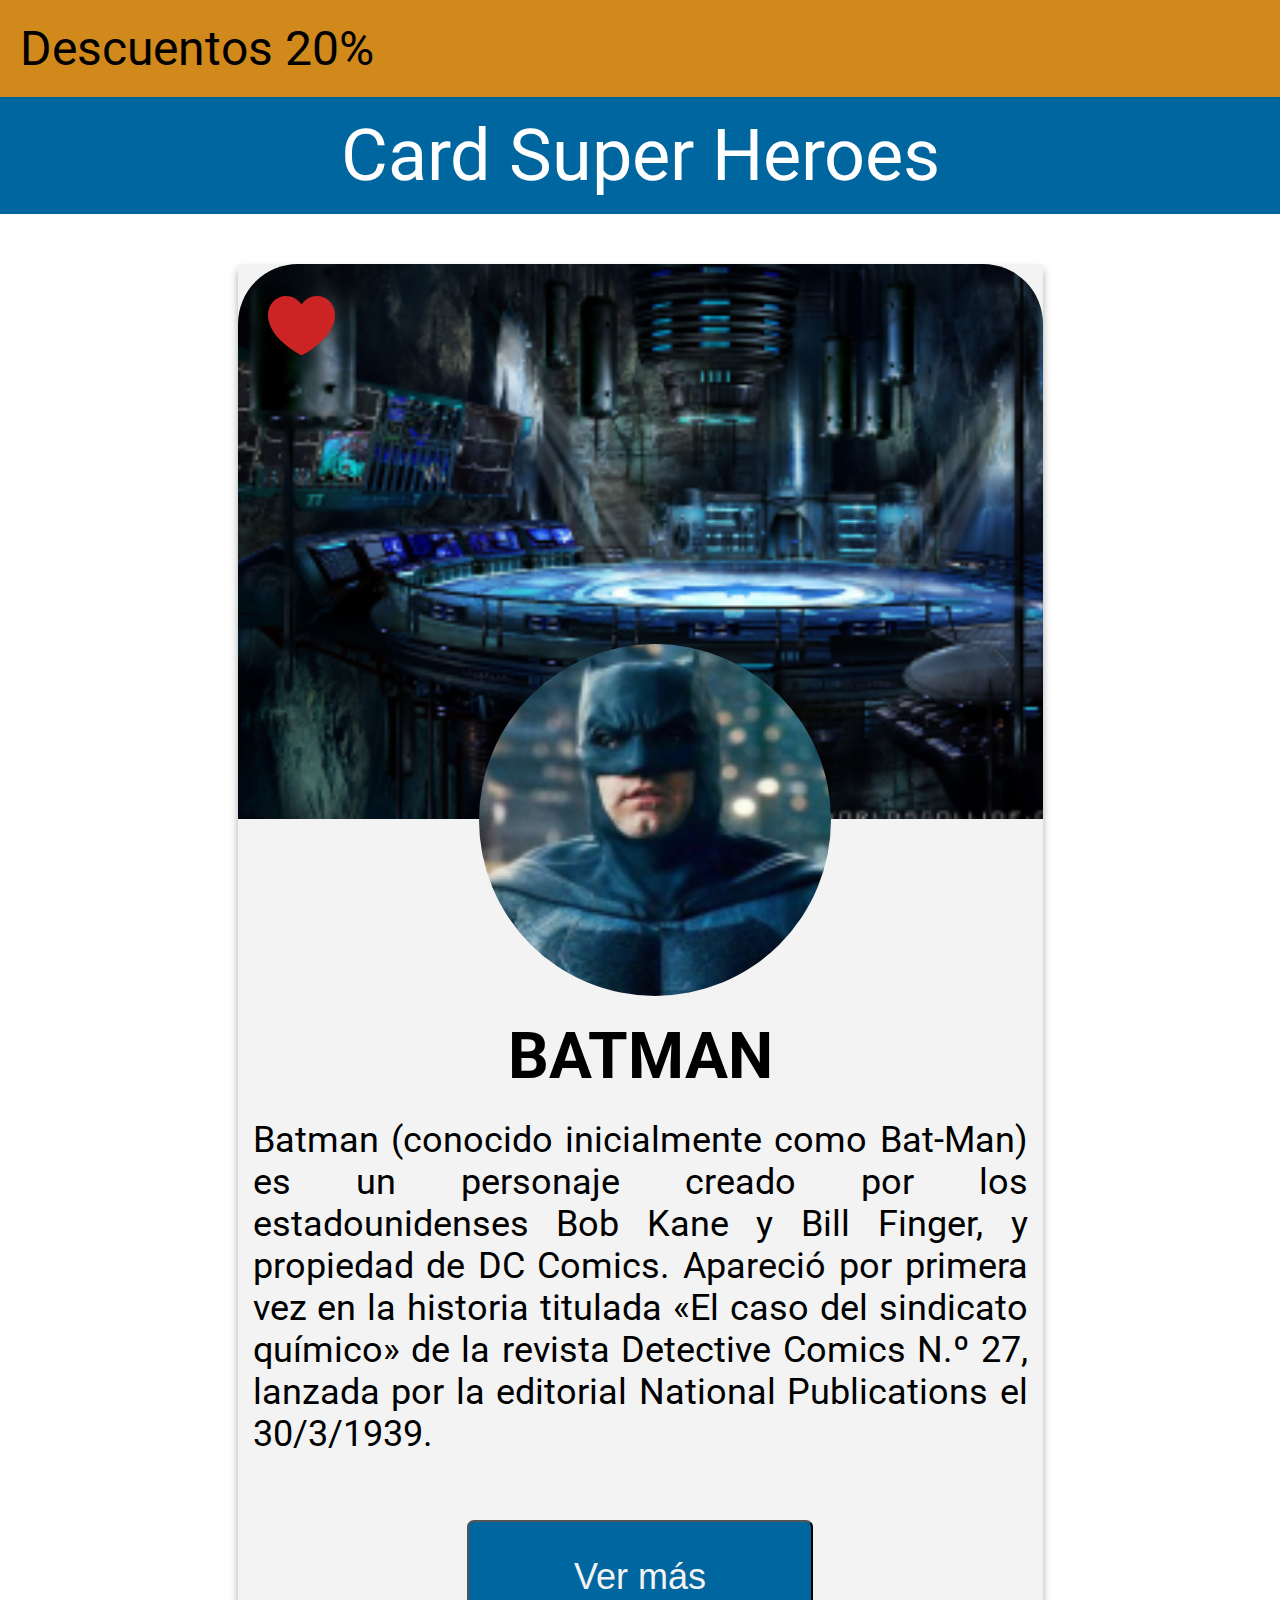
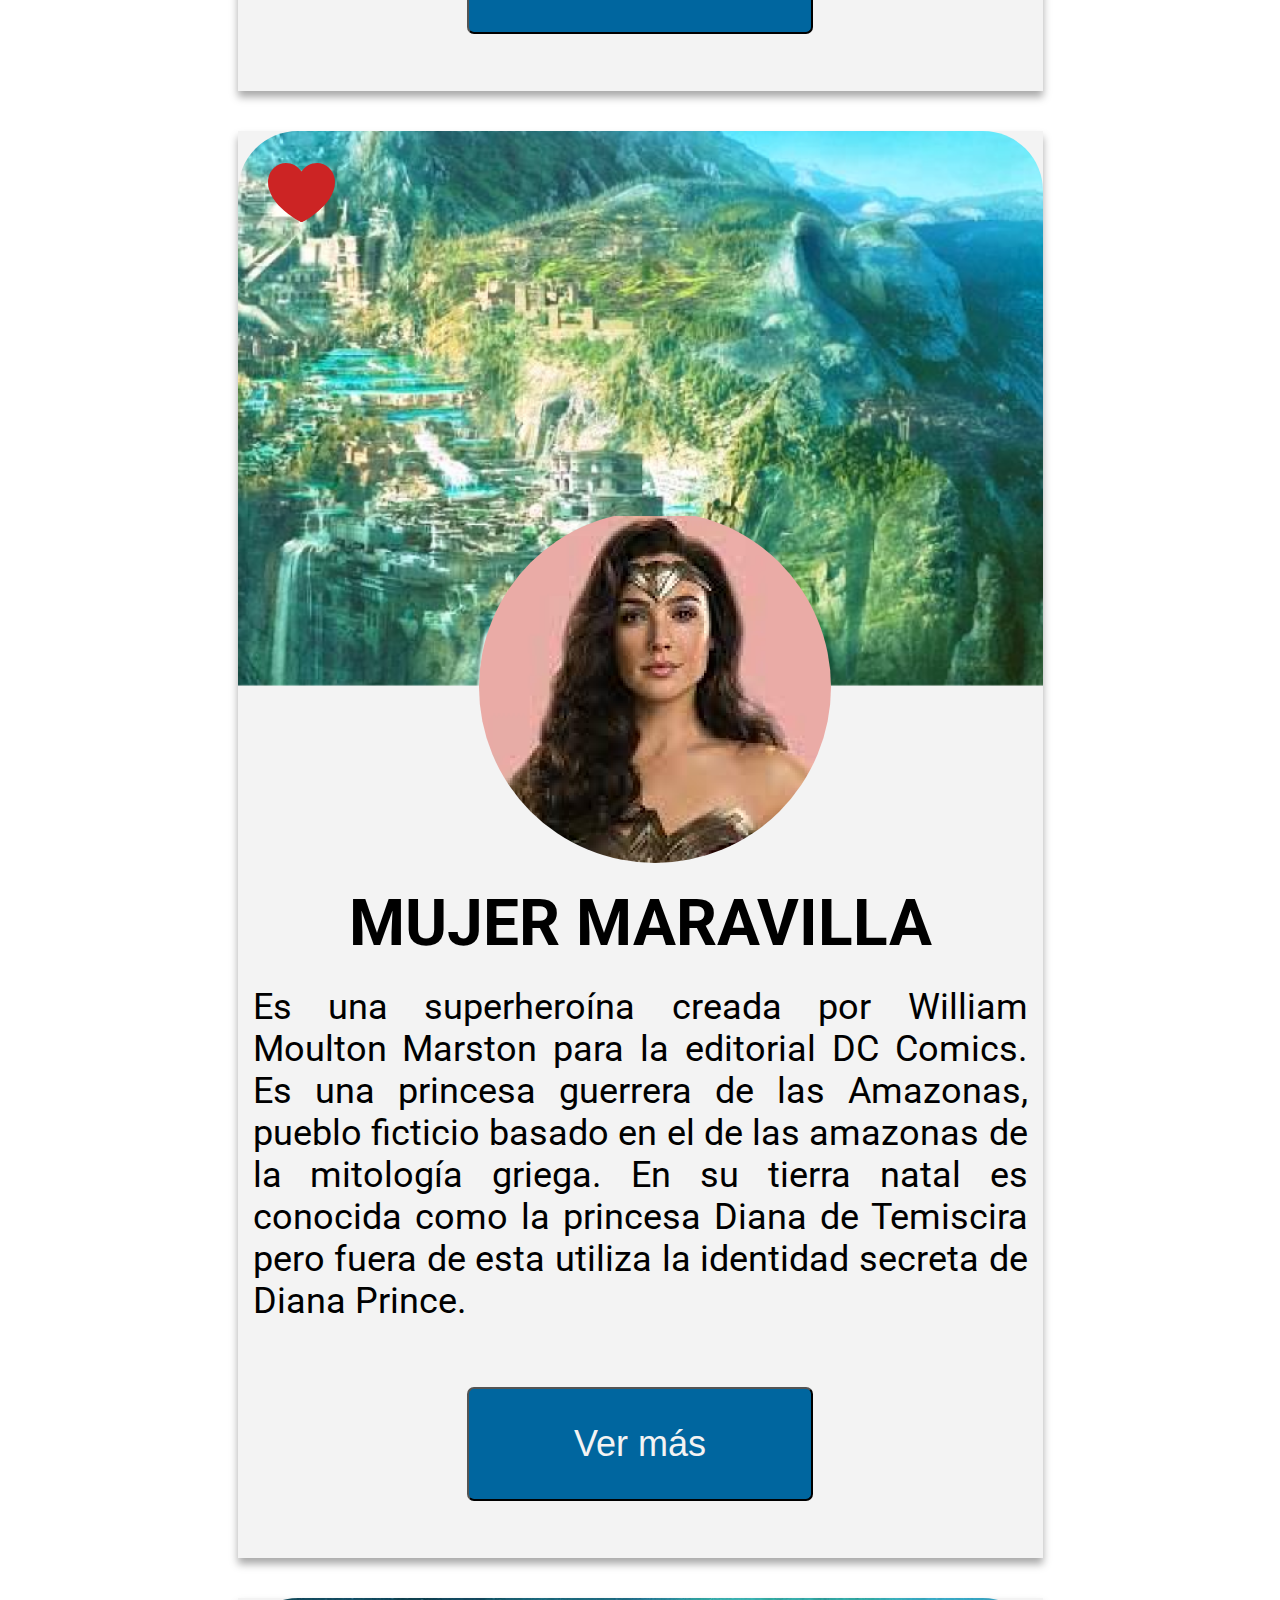
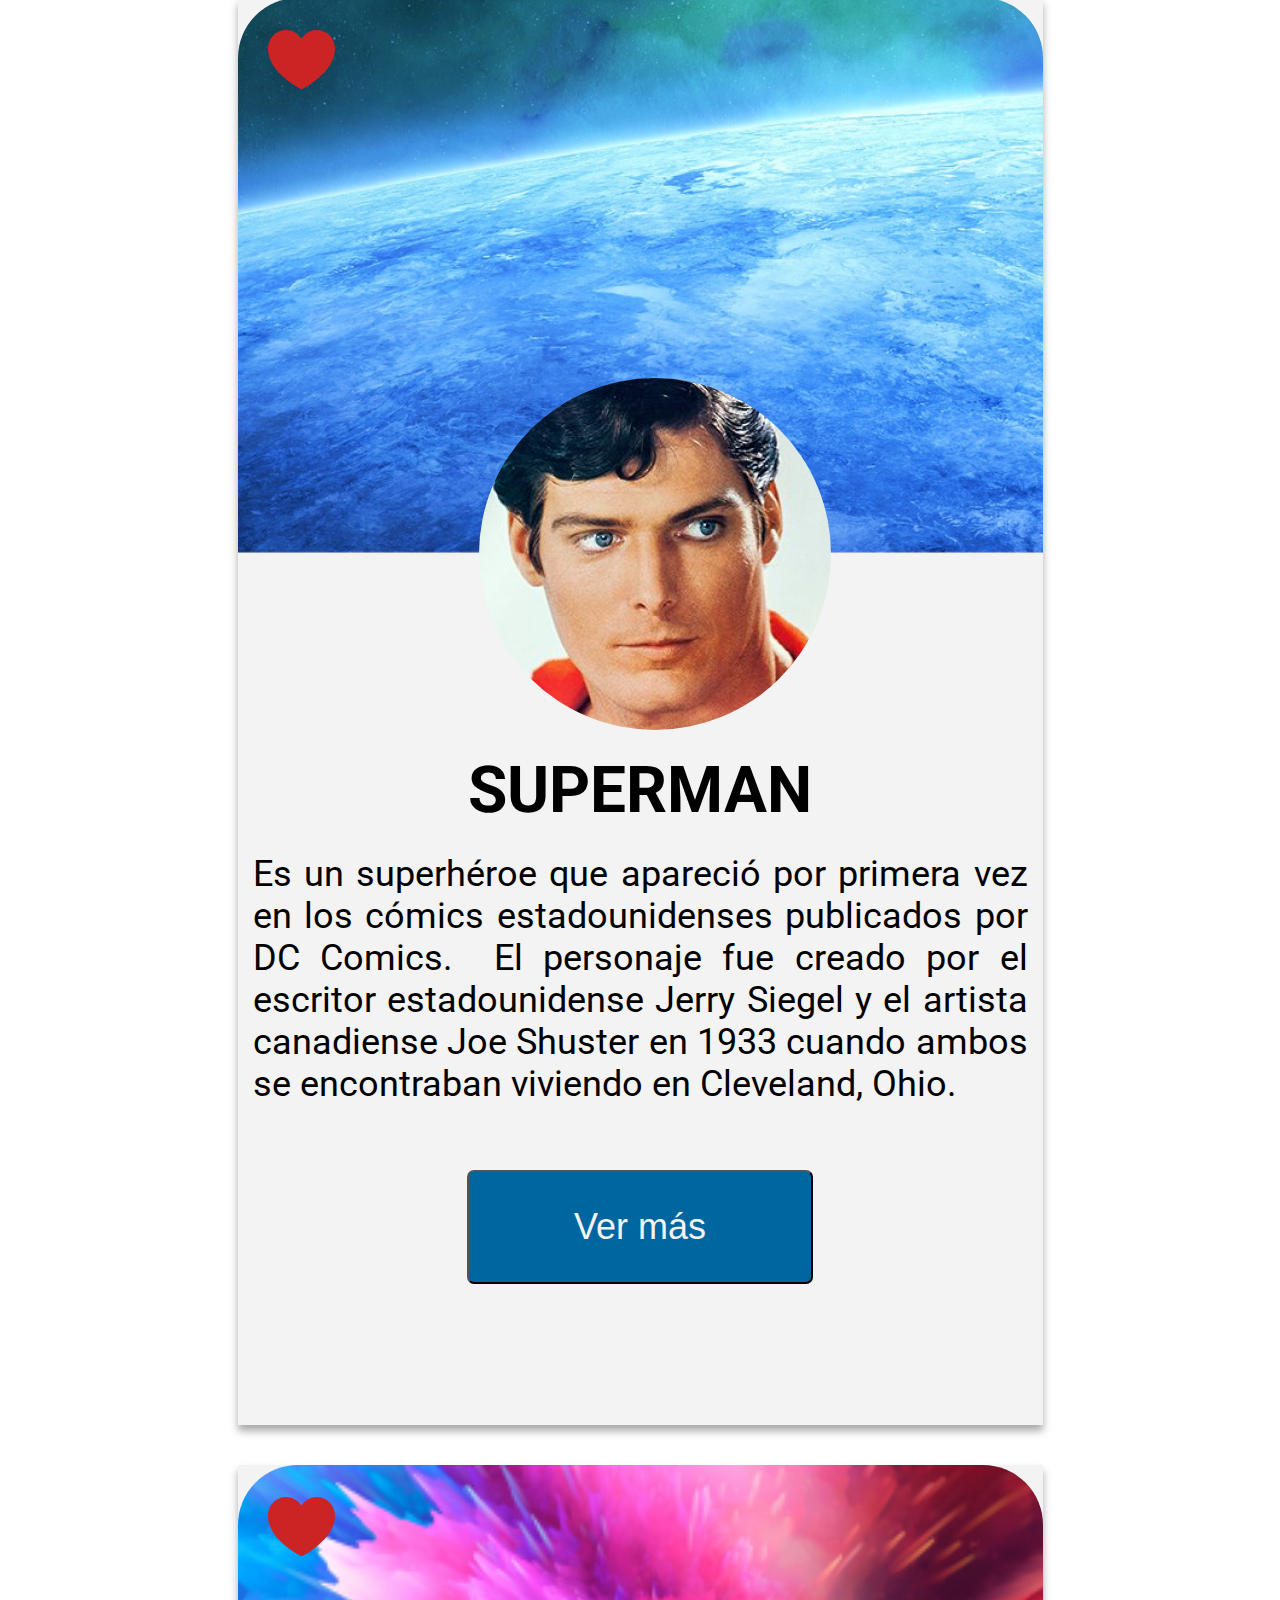
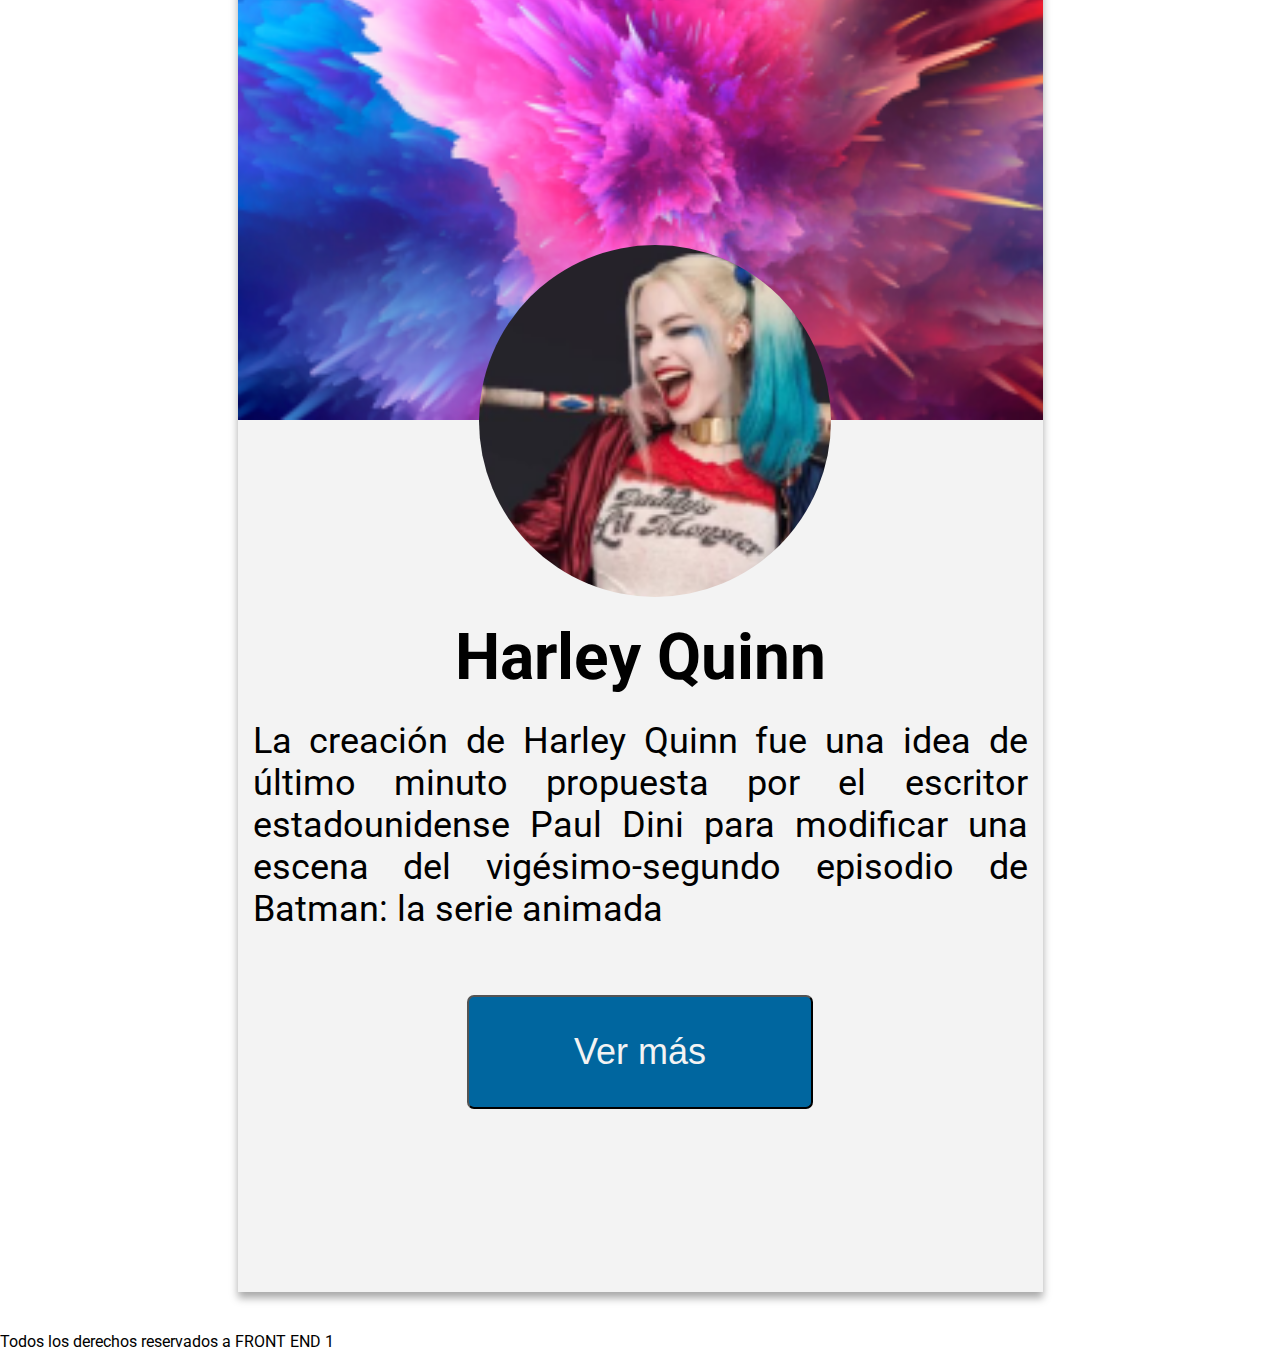
<file: index.html>
<!DOCTYPE html>
<html lang="es">
  <head>
    <meta charset="UTF-8" />
    <link rel="preconnect" href="https://fonts.googleapis.com" />
    <link rel="preconnect" href="https://fonts.gstatic.com" crossorigin />
    <link
      href="https://fonts.googleapis.com/css2?family=Roboto&display=swap"
      rel="stylesheet"
    />
    <link rel="stylesheet" href="css/stylem.css" />
    <title>Card Súper Heroes</title>
  </head>

  <body>
    <header class="header">
      <nav>
        <ul>
          <li class="discount-bar">Descuentos 20%</li>
        </ul>
      </nav>
      <h1 class="title">Card Super Heroes</h1>
    </header>
    <main>
      <section class="section-cards">
        <article class="card">
          <div class="card-bg batman">
            <img src="./img/heart.svg" alt="heart" />
          </div>
          <div class="card-content">
            <img src="img/batman.png" alt="Batman Picture" />
            <div class="info">
              <h3>BATMAN</h3>
              <p>
                Batman (conocido inicialmente como Bat-Man) es un personaje
                creado por los estadounidenses Bob Kane y Bill Finger, y
                propiedad de DC Comics. Apareció por primera vez en la historia
                titulada «El caso del sindicato químico» de la revista Detective
                Comics N.º 27, lanzada por la editorial National Publications el
                30/3/1939.
              </p>
              <button>Ver más</button>
            </div>
          </div>
        </article>

        <article class="card">
          <div class="card-bg wonderwoman">
            <!-- <span>❤️</span> -->
            <img src="./img/heart.svg" alt="heart" />
          </div>
          <div class="card-content">
            <img src="./img/wonder.png" alt="Wonder Woman Picture" />
            <div class="info">
              <h3>MUJER MARAVILLA</h3>
              <p>
                Es una superheroína creada por William Moulton Marston para la
                editorial DC Comics. Es una princesa guerrera de las Amazonas,
                pueblo ficticio basado en el de las amazonas de la mitología
                griega. En su tierra natal es conocida como la princesa Diana de
                Temiscira pero fuera de esta utiliza la identidad secreta de
                Diana Prince.
              </p>
              <button>Ver más</button>
            </div>
          </div>
        </article>
        <article class="card">
          <div class="card-bg superman">
            <!-- <span>❤️</span> -->
            <img src="./img/heart.svg" alt="heart" />
          </div>
          <div class="card-content">
            <img src="./img/superman.png" alt="Superman Picture" />
            <div class="info">
              <h3>SUPERMAN</h3>
              <p>
                Es un superhéroe que apareció por primera vez en los cómics
                estadounidenses publicados por DC Comics. ​ El personaje fue
                creado por el escritor estadounidense Jerry Siegel y el artista
                canadiense Joe Shuster en 1933 cuando ambos se encontraban
                viviendo en Cleveland, Ohio.
              </p>
              <button>Ver más</button>
            </div>
          </div>
        </article>
        <article class="card">
          <div class="card-bg harley-card">
            <!-- <span>❤️</span> -->
            <img src="./img/heart.svg" alt="heart" />
          </div>
          <div class="card-content">
            <img src="img/harley.png" alt="Harley Picture" />
            <div class="info">
              <h3>Harley Quinn</h3>
              <p>
                La creación de Harley Quinn fue una idea de último minuto
                propuesta por el escritor estadounidense Paul Dini para
                modificar una escena del vigésimo-segundo episodio de Batman: la
                serie animada
              </p>
              <button>Ver más</button>
            </div>
          </div>
        </article>
      </section>
    </main>
    <footer>
      <p>Todos los derechos reservados a FRONT END 1</p>
    </footer>
  </body>
</html>
</file>
<file: css/stylem.css>
* {
  margin: 0;
  padding: 0;
  box-sizing: border-box;
}
body {
  font-family: "Roboto";
  font-weight: 400;
}
.header .discount-bar {
  background-color: #d1891c;
  font-size: 48px;
  padding: 20px;
}
.header .title {
  background-color: #00669f;
  color: white;
  font-size: 72px;
  font-weight: 400;
  padding: 1rem;
  text-align: center;
}
header {
  margin-bottom: 30px;
}
.section-cards {
  display: flex;
  flex-direction: column;
  justify-content: center;
  margin: 20px auto;
  width: 805px;
}
.card {
  background-color: #f3f3f3;  
  box-shadow: 0px 0.4rem 0.5rem darkgray;  
  height: 1427px;
  width: 100%;
  margin: 20px 0;
  position: relative;
}
/* Para la imágen de fondo dentro de la card */
.card-bg {
  height: 555px;
  background-repeat: no-repeat;
  background-size: cover;  
  border-top-left-radius: 60px;
  border-top-right-radius: 60px;
  position: relative;
  width: 100%;
}
/*Para el corazón*/
.card-bg img {
  width: 67px;
  height: auto;
  position: absolute;
  left: 30px;
  top: 30px;
}
/* Para el fondo de la card Batman*/
.batman {
  background-image: url("../img/batman-bg.png");
}
.wonderwoman {
  background-image: url("../img/wonder-bg.png");
}
.superman {
  background-image: url("../img/superman-bg.png");
}
.harley-card {
  background-image: url("../img/harley-bg.png");
}
.card-content {
  display: flex;
  flex-direction: column;  
  height: 872px;
  position: relative;
  padding: 0 15px;
  text-align: center;
  background-color: #f3f3f3;
  padding-top: 3rem;
}
.card-content img {
  position: absolute;
  border-radius: 50%;
  height: 352px;
  margin: 30px auto;
  top: -205px;
  left: 30%;
  width: 352px;
}
.card-content h3 {
  font-size: 64px;
  padding-top: 2rem;
  margin-top: 120px;
}
.card-content p {
  font-size: 36px;
  margin: 25px auto;
  /* margin-bottom: 30px; */
  text-align: justify;
}
.card-content button {
  color: #F3F3F3;
  background-color: #00669F;    
  font-size: 36px;
  height: 114px;
  padding: 10px 20px;
  border-radius: 7px;  
  margin-bottom: 30px;
  margin-top: 40px;
  width:346px;
}
/* Comentada la Sección basada en Desktop First
.card-content button {
color: #F3F3F3;
background-color: #00669F;    
font-size: 15px;
height: 49px;
padding: 10px 20px;
border: 0;
margin-bottom: 30px 0px;
width:129px;
}
footer{
background-color: #00669F;
color:white; 
height: 51px;
position: relative;
}
footer p{
margin-top:150px;
padding:20px;            
} */
</file>
